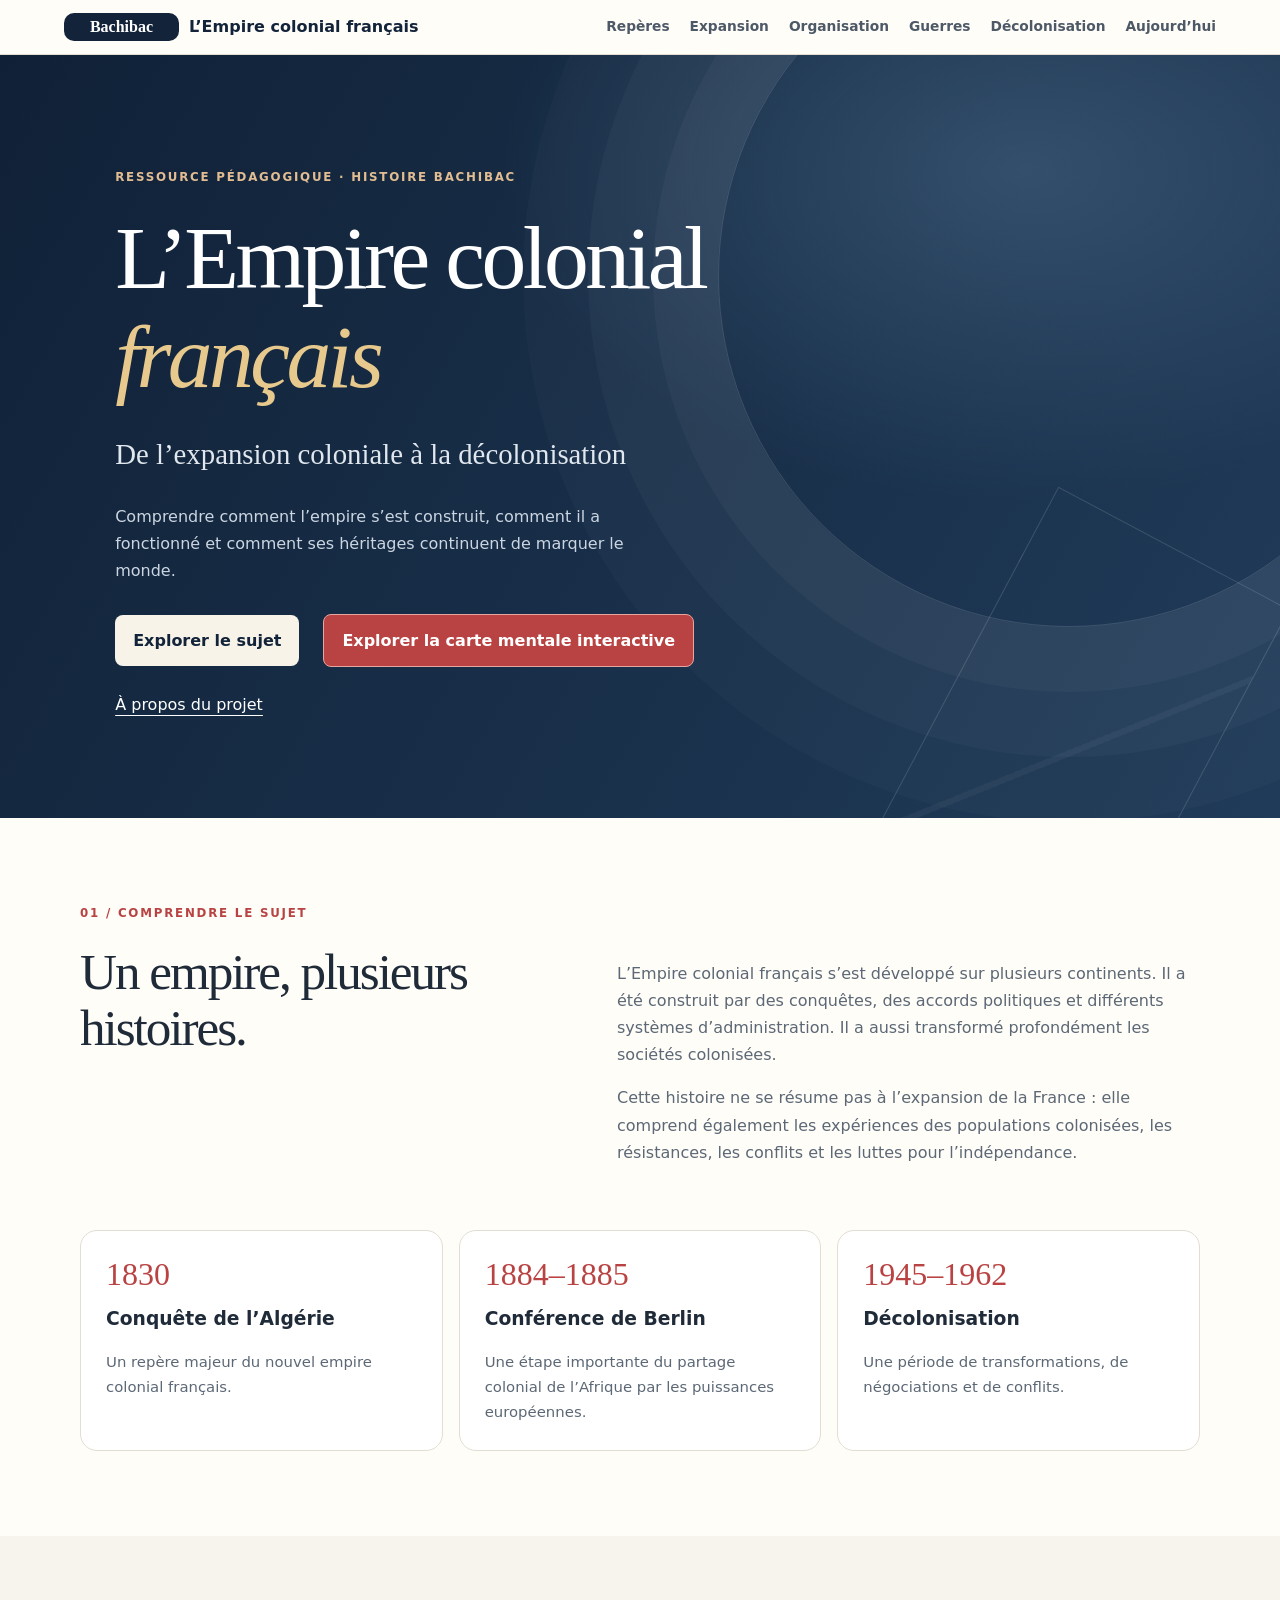
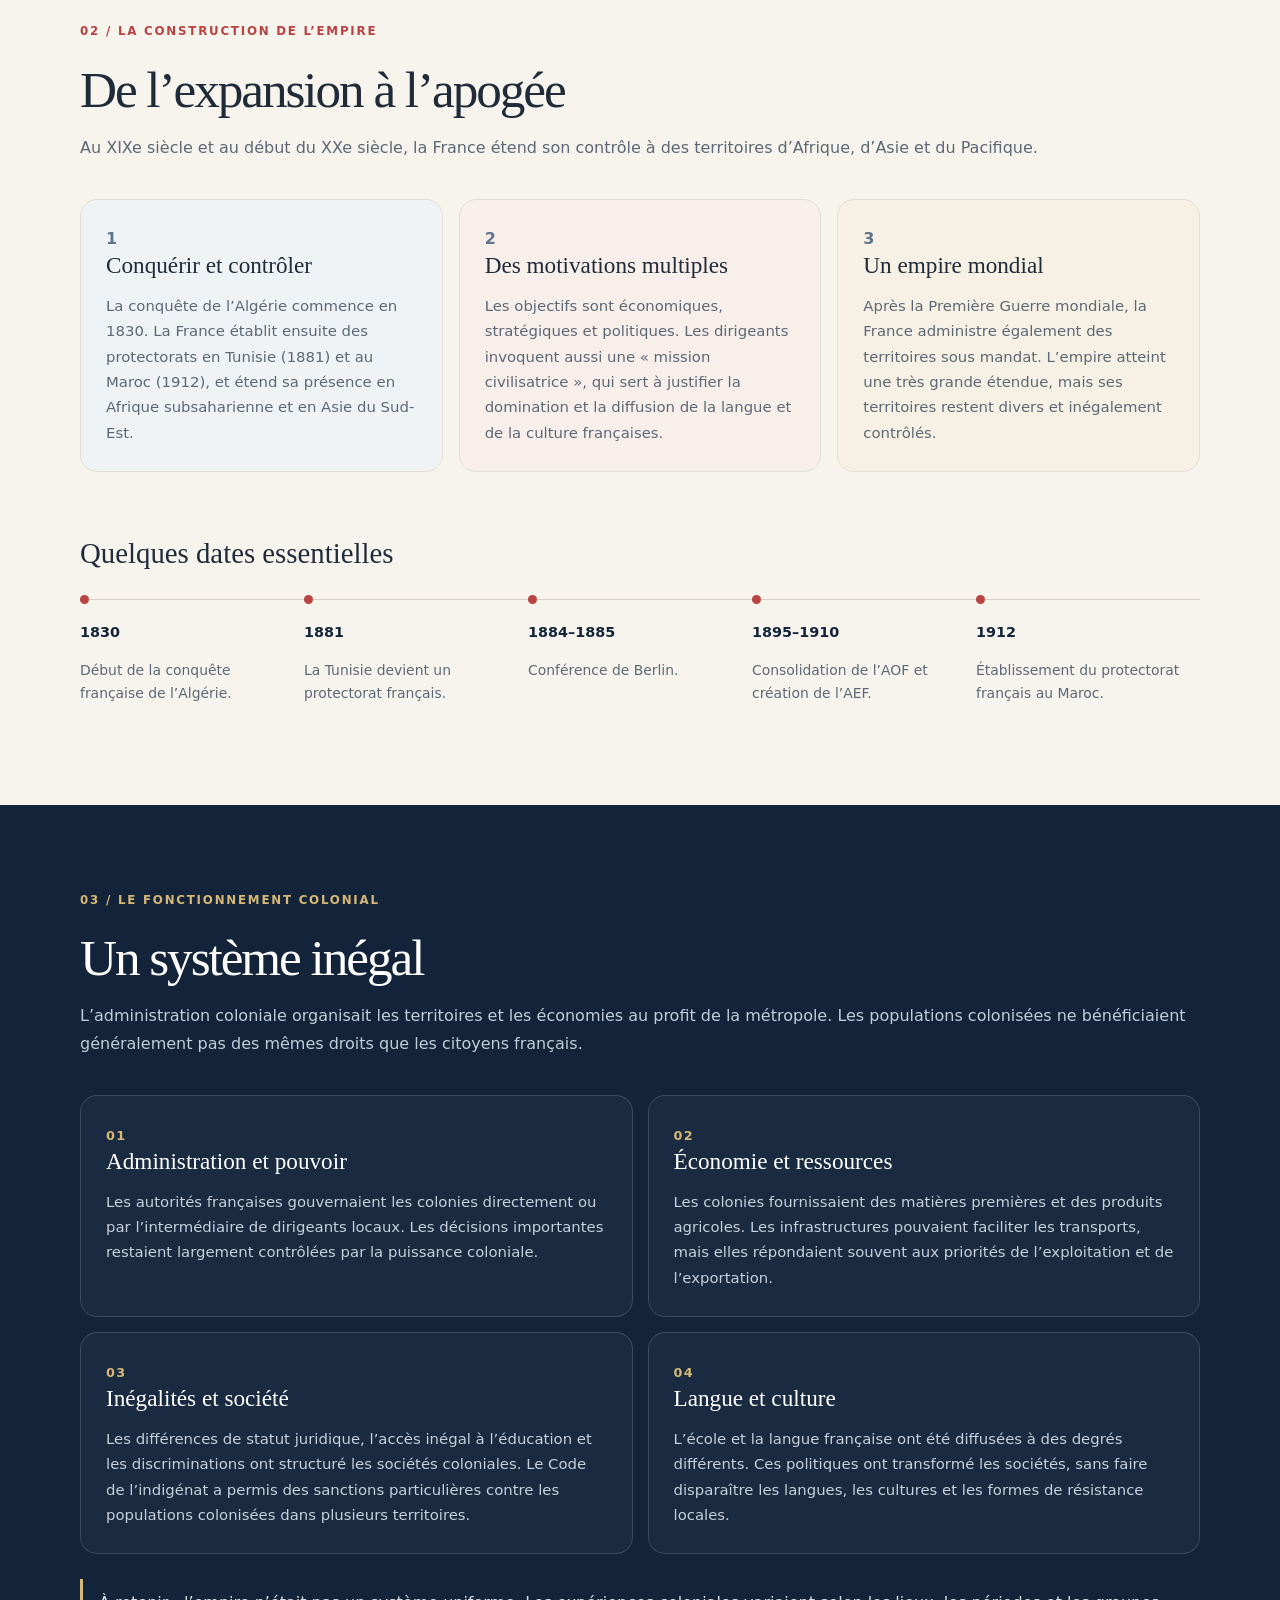
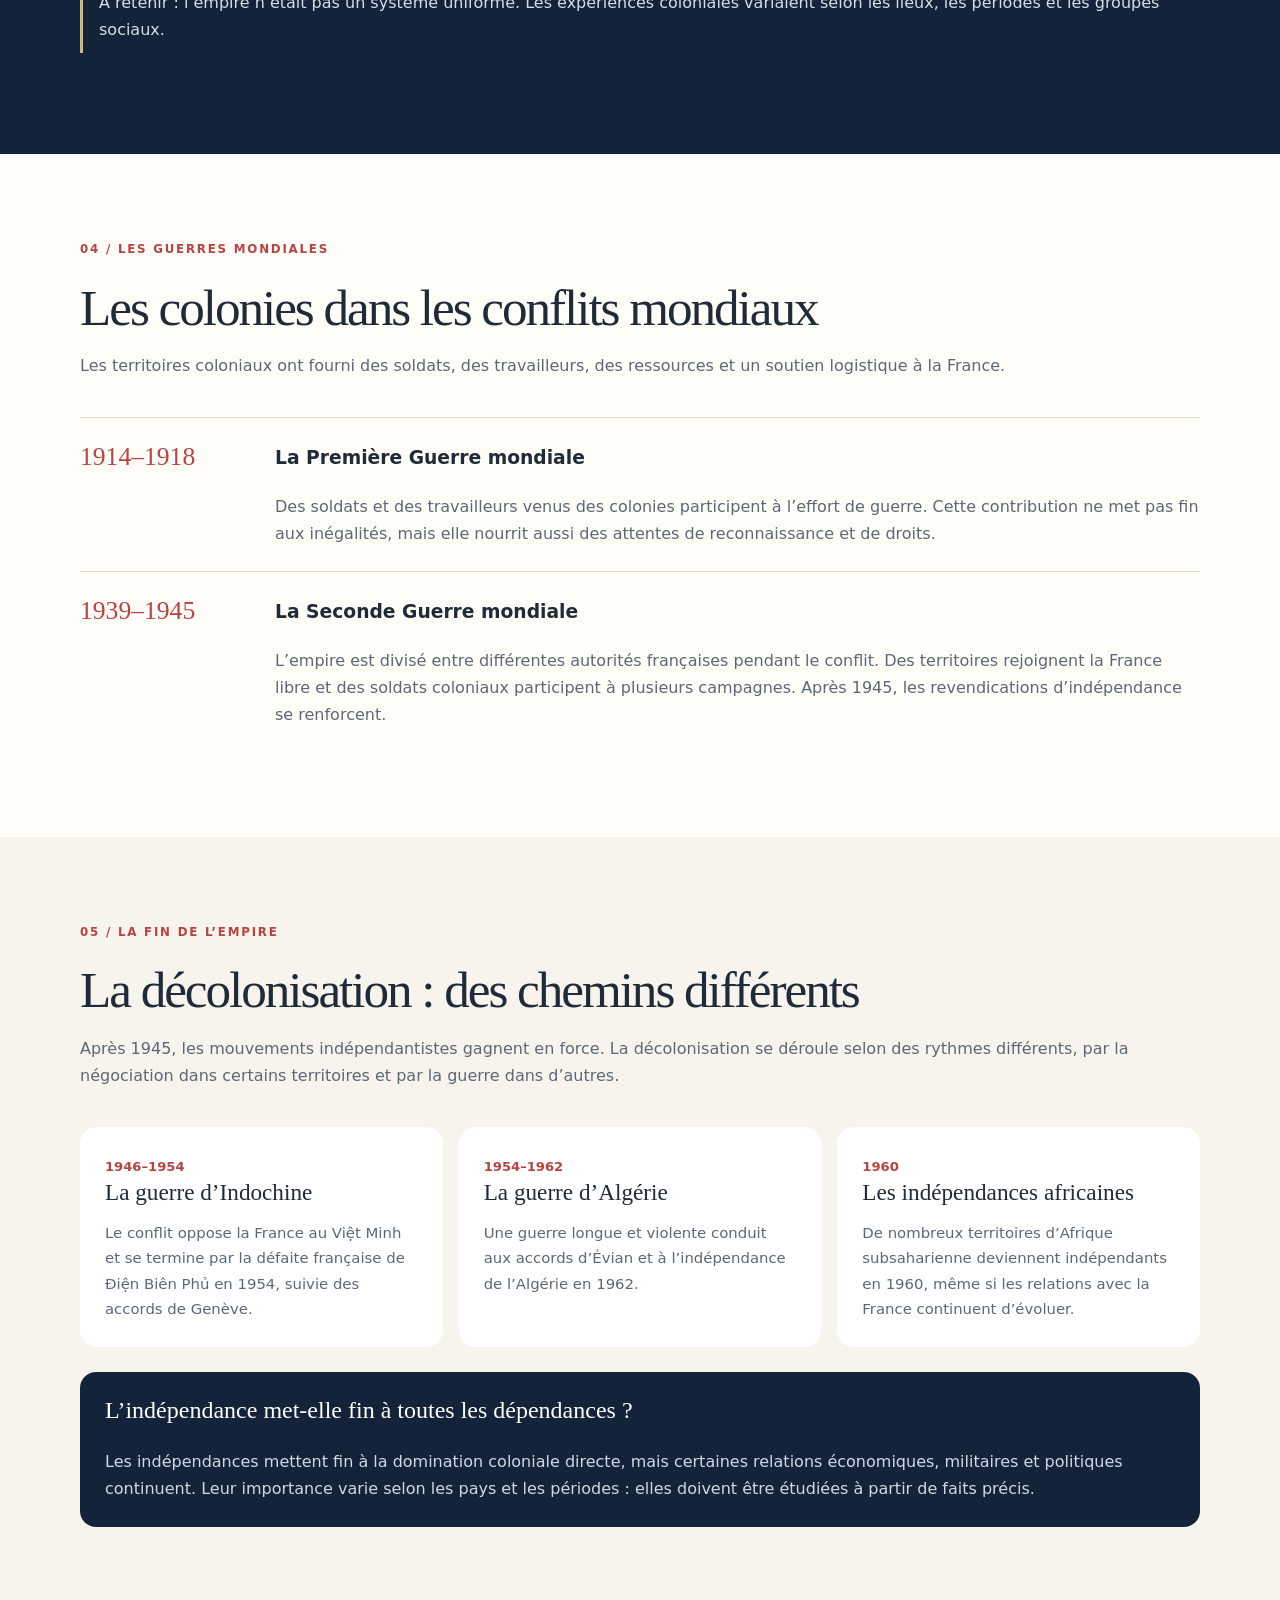
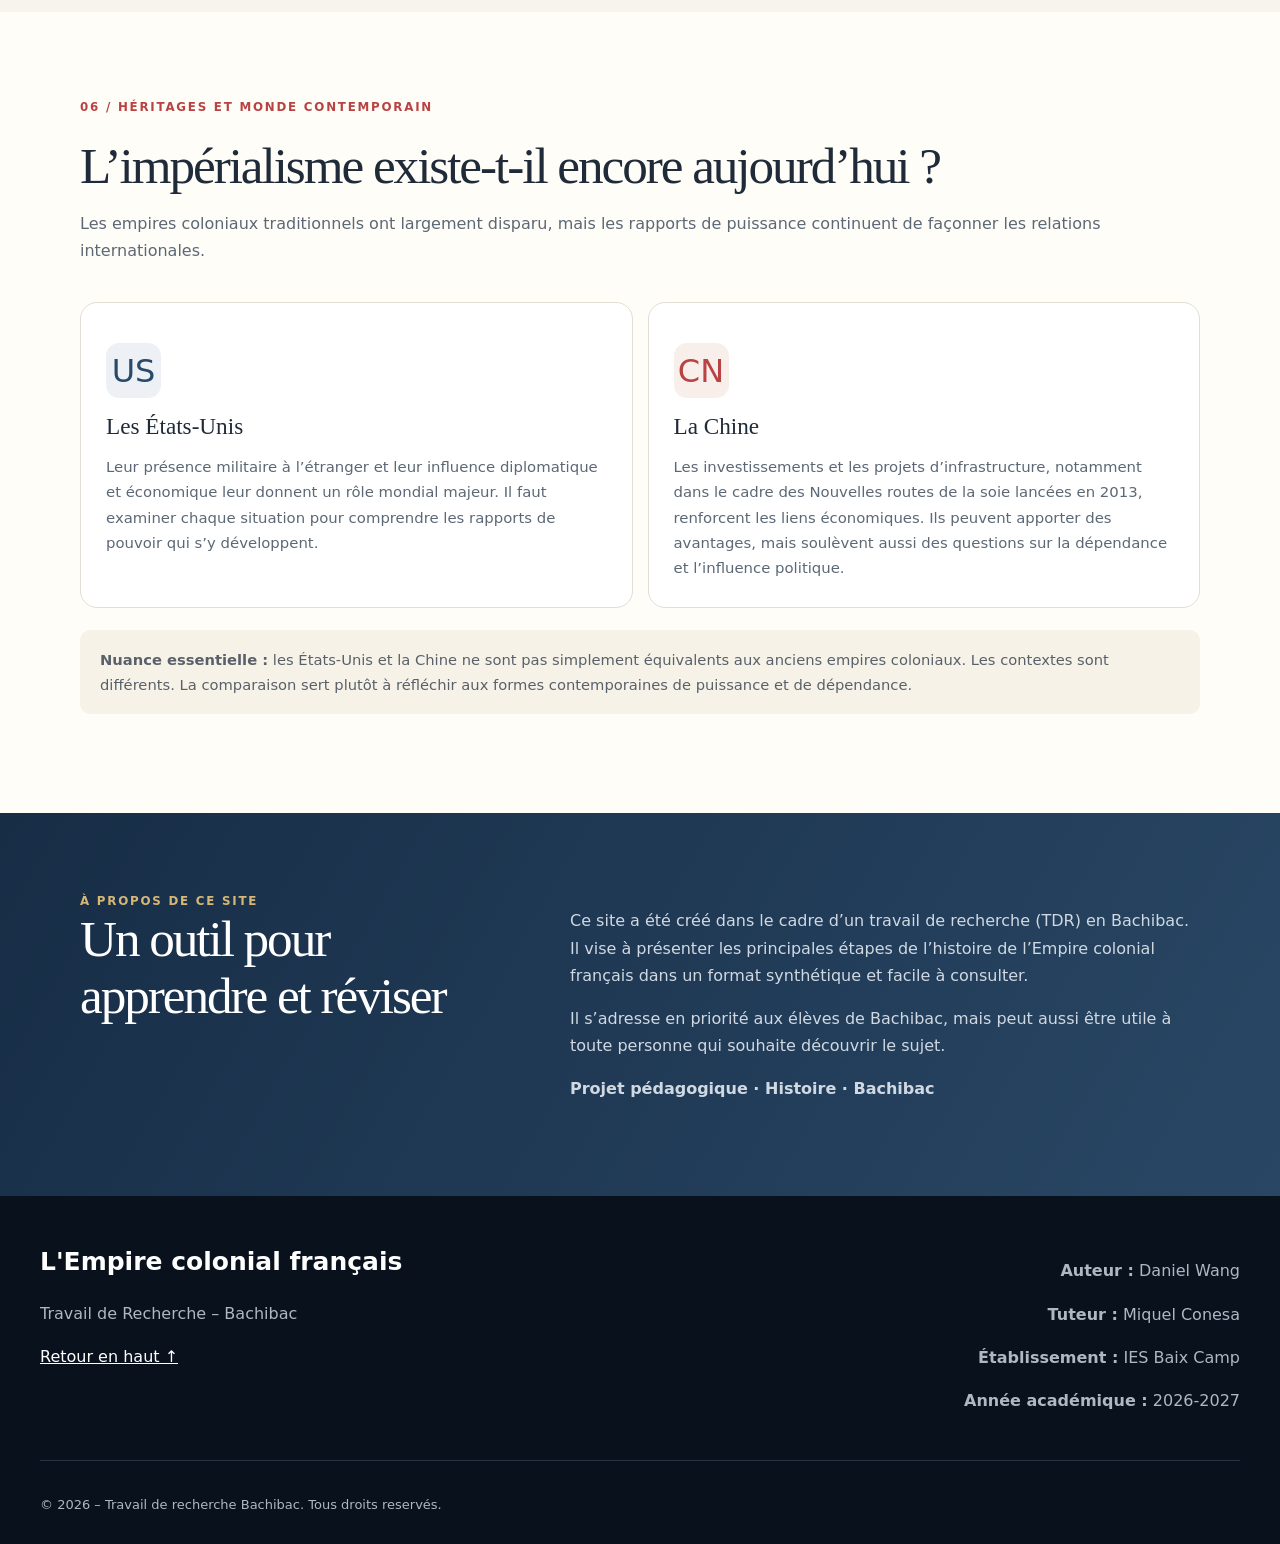
<file: index.html>
<!doctype html>
<html lang="fr">
<head>
  <meta charset="utf-8">
  <meta name="viewport" content="width=device-width, initial-scale=1">
  <meta name="description" content="Ressource pédagogique sur l’expansion, l’organisation et la décolonisation de l’Empire colonial français.">
  <title>L’Empire colonial français</title>
  <link rel="stylesheet" href="styles.css">
  <link rel="icon" href="favicon.png" type="image/png" />
</head>
<body>

<a class="skip" href="#contenu">Aller au contenu</a>

<header>
  <a class="brand" href="#accueil">
    <span class="mark">Bachibac</span>
    <span>L’Empire colonial français</span>
  </a>

  <button class="toggle" aria-expanded="false" aria-controls="nav">
    Menu ☰
  </button>

  <nav class="nav" id="nav" aria-label="Navigation principale">
    <a href="#reperes">Repères</a>
    <a href="#expansion">Expansion</a>
    <a href="#organisation">Organisation</a>
    <a href="#guerres">Guerres</a>
    <a href="#decolonisation">Décolonisation</a>
    <a href="#aujourdhui">Aujourd’hui</a>
  </nav>
</header>

<main id="contenu">

  <!-- ACCUEIL -->
  <section class="hero" id="accueil">
    <div class="hero-inner">
      <p class="eyebrow">Ressource pédagogique · Histoire BACHIBAC</p>

      <h1>L’Empire colonial <em>français</em></h1>

      <p class="subtitle">
        De l’expansion coloniale à la décolonisation
      </p>

      <p>
        Comprendre comment l’empire s’est construit, comment il a
        fonctionné et comment ses héritages continuent de marquer le monde.
      </p>

      <div class="actions">
        <a class="button" href="#reperes">Explorer le sujet</a>
        <a class="button button-mindmap" href="carte-mentale.html">Explorer la carte mentale interactive</a>
        <a class="plain" href="#projet">À propos du projet</a>
      </div>
    </div>
  </section>

  <!-- INTRODUCTION -->
  <section class="section wrap" id="reperes">
    <div class="kicker">01 / Comprendre le sujet</div>

    <div class="intro">
      <h2>Un empire, plusieurs histoires.</h2>

      <div>
        <p>
          L’Empire colonial français s’est développé sur plusieurs continents.
          Il a été construit par des conquêtes, des accords politiques et
          différents systèmes d’administration. Il a aussi transformé
          profondément les sociétés colonisées.
        </p>

        <p>
          Cette histoire ne se résume pas à l’expansion de la France :
          elle comprend également les expériences des populations colonisées,
          les résistances, les conflits et les luttes pour l’indépendance.
        </p>
      </div>
    </div>

    <div class="stats">
      <article class="stat">
        <b>1830</b>
        <h3>Conquête de l’Algérie</h3>
        <p>Un repère majeur du nouvel empire colonial français.</p>
      </article>

      <article class="stat">
        <b>1884–1885</b>
        <h3>Conférence de Berlin</h3>
        <p>
          Une étape importante du partage colonial de l’Afrique
          par les puissances européennes.
        </p>
      </article>

      <article class="stat">
        <b>1945–1962</b>
        <h3>Décolonisation</h3>
        <p>
          Une période de transformations, de négociations et de conflits.
        </p>
      </article>
    </div>
  </section>


  <!-- EXPANSION -->
  <section class="section pale" id="expansion">
    <div class="wrap">
    <div class="kicker">02 / La construction de l’empire</div>

    <div class="section-head">
      <h2>De l’expansion à l’apogée</h2>
      <p>
        Au XIXe siècle et au début du XXe siècle, la France étend son
        contrôle à des territoires d’Afrique, d’Asie et du Pacifique.
      </p>
    </div>

    <div class="cards">
      <article class="card">
        <span class="letter">1</span>
        <h3>Conquérir et contrôler</h3>
        <p>
          La conquête de l’Algérie commence en 1830. La France établit
          ensuite des protectorats en Tunisie (1881) et au Maroc (1912),
          et étend sa présence en Afrique subsaharienne et en Asie du Sud-Est.
        </p>
      </article>

      <article class="card">
        <span class="letter">2</span>
        <h3>Des motivations multiples</h3>
        <p>
          Les objectifs sont économiques, stratégiques et politiques.
          Les dirigeants invoquent aussi une « mission civilisatrice »,
          qui sert à justifier la domination et la diffusion de la langue
          et de la culture françaises.
        </p>
      </article>

      <article class="card">
        <span class="letter">3</span>
        <h3>Un empire mondial</h3>
        <p>
          Après la Première Guerre mondiale, la France administre également
          des territoires sous mandat. L’empire atteint une très grande
          étendue, mais ses territoires restent divers et inégalement contrôlés.
        </p>
      </article>
    </div>

    <h3 class="timeline-title">Quelques dates essentielles</h3>

    <div class="timeline">
      <article>
        <b>1830</b>
        <p>Début de la conquête française de l’Algérie.</p>
      </article>

      <article>
        <b>1881</b>
        <p>La Tunisie devient un protectorat français.</p>
      </article>

      <article>
        <b>1884–1885</b>
        <p>
          Conférence de Berlin.
        </p>
      </article>

      <article>
        <b>1895–1910</b>
        <p>Consolidation de l’AOF et création de l’AEF.</p>
      </article>

      <article>
        <b>1912</b>
        <p>Établissement du protectorat français au Maroc.</p>
      </article>
    </div>
        </div>

  </section>

  <!-- ORGANISATION COLONIALE -->
  <section class="section dark" id="organisation">
    <div class="wrap">
      <div class="kicker">03 / Le fonctionnement colonial</div>

      <div class="section-head">
        <h2>Un système inégal</h2>
        <p>
          L’administration coloniale organisait les territoires et les
          économies au profit de la métropole. Les populations colonisées
          ne bénéficiaient généralement pas des mêmes droits que les
          citoyens français.
        </p>
      </div>

      <div class="two">
        <article class="panel">
          <span class="num">01</span>
          <h3>Administration et pouvoir</h3>
          <p>
            Les autorités françaises gouvernaient les colonies directement
            ou par l’intermédiaire de dirigeants locaux. Les décisions
            importantes restaient largement contrôlées par la puissance coloniale.
          </p>
        </article>

        <article class="panel">
          <span class="num">02</span>
          <h3>Économie et ressources</h3>
          <p>
            Les colonies fournissaient des matières premières et des produits
            agricoles. Les infrastructures pouvaient faciliter les transports,
            mais elles répondaient souvent aux priorités de l’exploitation
            et de l’exportation.
          </p>
        </article>

        <article class="panel">
          <span class="num">03</span>
          <h3>Inégalités et société</h3>
          <p>
            Les différences de statut juridique, l’accès inégal à l’éducation
            et les discriminations ont structuré les sociétés coloniales.
            Le Code de l’indigénat a permis des sanctions particulières
            contre les populations colonisées dans plusieurs territoires.
          </p>
        </article>

        <article class="panel">
          <span class="num">04</span>
          <h3>Langue et culture</h3>
          <p>
            L’école et la langue française ont été diffusées à des degrés
            différents. Ces politiques ont transformé les sociétés, sans
            faire disparaître les langues, les cultures et les formes
            de résistance locales.
          </p>
        </article>
      </div>

      <p class="note">
        À retenir : l’empire n’était pas un système uniforme.
        Les expériences coloniales variaient selon les lieux,
        les périodes et les groupes sociaux.
      </p>
    </div>
  </section>

  <!-- GUERRES MONDIALES -->
  <section class="section wrap" id="guerres">
    <div class="kicker">04 / Les guerres mondiales</div>

    <div class="section-head">
      <h2>Les colonies dans les conflits mondiaux</h2>
      <p>
        Les territoires coloniaux ont fourni des soldats, des travailleurs,
        des ressources et un soutien logistique à la France.
      </p>
    </div>

    <article class="war">
      <time>1914–1918</time>
      <div>
        <h3>La Première Guerre mondiale</h3>
        <p>
          Des soldats et des travailleurs venus des colonies participent
          à l’effort de guerre. Cette contribution ne met pas fin aux
          inégalités, mais elle nourrit aussi des attentes de reconnaissance
          et de droits.
        </p>
      </div>
    </article>

    <article class="war">
      <time>1939–1945</time>
      <div>
        <h3>La Seconde Guerre mondiale</h3>
        <p>
          L’empire est divisé entre différentes autorités françaises pendant
          le conflit. Des territoires rejoignent la France libre et des
          soldats coloniaux participent à plusieurs campagnes. Après 1945,
          les revendications d’indépendance se renforcent.
        </p>
      </div>
    </article>
  </section>

  <!-- DÉCOLONISATION -->
  <section class="section pale" id="decolonisation">
    <div class="wrap">
      <div class="kicker">05 / La fin de l’empire</div>

      <div class="section-head">
        <h2>La décolonisation : des chemins différents</h2>
        <p>
          Après 1945, les mouvements indépendantistes gagnent en force.
          La décolonisation se déroule selon des rythmes différents,
          par la négociation dans certains territoires et par la guerre
          dans d’autres.
        </p>
      </div>

      <div class="three">
        <article class="ind-card">
          <time>1946–1954</time>
          <h3>La guerre d’Indochine</h3>
          <p>
            Le conflit oppose la France au Việt Minh et se termine par
            la défaite française de Điện Biên Phủ en 1954, suivie
            des accords de Genève.
          </p>
        </article>

        <article class="ind-card">
          <time>1954–1962</time>
          <h3>La guerre d’Algérie</h3>
          <p>
            Une guerre longue et violente conduit aux accords d’Évian
            et à l’indépendance de l’Algérie en 1962.
          </p>
        </article>

        <article class="ind-card">
          <time>1960</time>
          <h3>Les indépendances africaines</h3>
          <p>
            De nombreux territoires d’Afrique subsaharienne deviennent
            indépendants en 1960, même si les relations avec la France
            continuent d’évoluer.
          </p>
        </article>
      </div>

      <div class="quote">
        <h3>L’indépendance met-elle fin à toutes les dépendances ?</h3>
        <p>
          Les indépendances mettent fin à la domination coloniale directe,
          mais certaines relations économiques, militaires et politiques
          continuent. Leur importance varie selon les pays et les périodes :
          elles doivent être étudiées à partir de faits précis.
        </p>
      </div>
    </div>
  </section>

  <!-- IMPÉRIALISME CONTEMPORAIN -->
  <section class="section wrap" id="aujourdhui">
    <div class="kicker">06 / Héritages et monde contemporain</div>

    <div class="section-head">
      <h2>L’impérialisme existe-t-il encore aujourd’hui ?</h2>
      <p>
        Les empires coloniaux traditionnels ont largement disparu,
        mais les rapports de puissance continuent de façonner
        les relations internationales.
      </p>
    </div>

    <div class="two">
      <article class="present-card">
        <div class="symbol">US</div>
        <h3>Les États-Unis</h3>
        <p>
          Leur présence militaire à l’étranger et leur influence diplomatique
          et économique leur donnent un rôle mondial majeur. Il faut examiner
          chaque situation pour comprendre les rapports de pouvoir
          qui s’y développent.
        </p>
      </article>

      <article class="present-card">
        <div class="symbol">CN</div>
        <h3>La Chine</h3>
        <p>
          Les investissements et les projets d’infrastructure, notamment
          dans le cadre des Nouvelles routes de la soie lancées en 2013,
          renforcent les liens économiques. Ils peuvent apporter des avantages,
          mais soulèvent aussi des questions sur la dépendance et l’influence
          politique.
        </p>
      </article>
    </div>

    <p class="caution">
      <strong>Nuance essentielle :</strong> les États-Unis et la Chine
      ne sont pas simplement équivalents aux anciens empires coloniaux.
      Les contextes sont différents. La comparaison sert plutôt à réfléchir
      aux formes contemporaines de puissance et de dépendance.
    </p>
  </section>

  <!-- PRÉSENTATION DU PROJET -->
  <section class="project" id="projet">
    <div class="wrap project-layout">
      <div>
        <div class="kicker">À propos de ce site</div>
        <h2>Un outil pour apprendre et réviser</h2>
      </div>

      <div>
        <p>
          Ce site a été créé dans le cadre d’un travail de recherche (TDR)
          en Bachibac. Il vise à présenter les principales étapes de l’histoire
          de l’Empire colonial français dans un format synthétique
          et facile à consulter.
        </p>

        <p>
          Il s’adresse en priorité aux élèves de Bachibac, mais peut aussi
          être utile à toute personne qui souhaite découvrir le sujet.
        </p>

        <p><strong>Projet pédagogique · Histoire · Bachibac</strong></p>
      </div>
    </div>
  </section>

</main>
   <!-- Pied de page -->

    <footer class="footer">
      <div class="footer-content">
        <div class="footer-title">
          <h3>L'Empire colonial français</h3>
          <p>Travail de Recherche – Bachibac</p>
            <a href="#accueil">Retour en haut ↑</a>
        </div>
        <div class="footer-information">
          <p><strong>Auteur :</strong> Daniel Wang</p>
          <p><strong>Tuteur :</strong> Miquel Conesa</p>
          <p><strong>Établissement :</strong> IES Baix Camp</p>
          <p><strong>Année académique :</strong> 2026-2027</p>
        </div>
      </div>

      <div class="footer-bottom">
        <p>© 2026 – Travail de recherche Bachibac. Tous droits reservés.</p>
      </div>
    </footer>

<script src="script.js" defer></script>
</body>
</html>
</file>
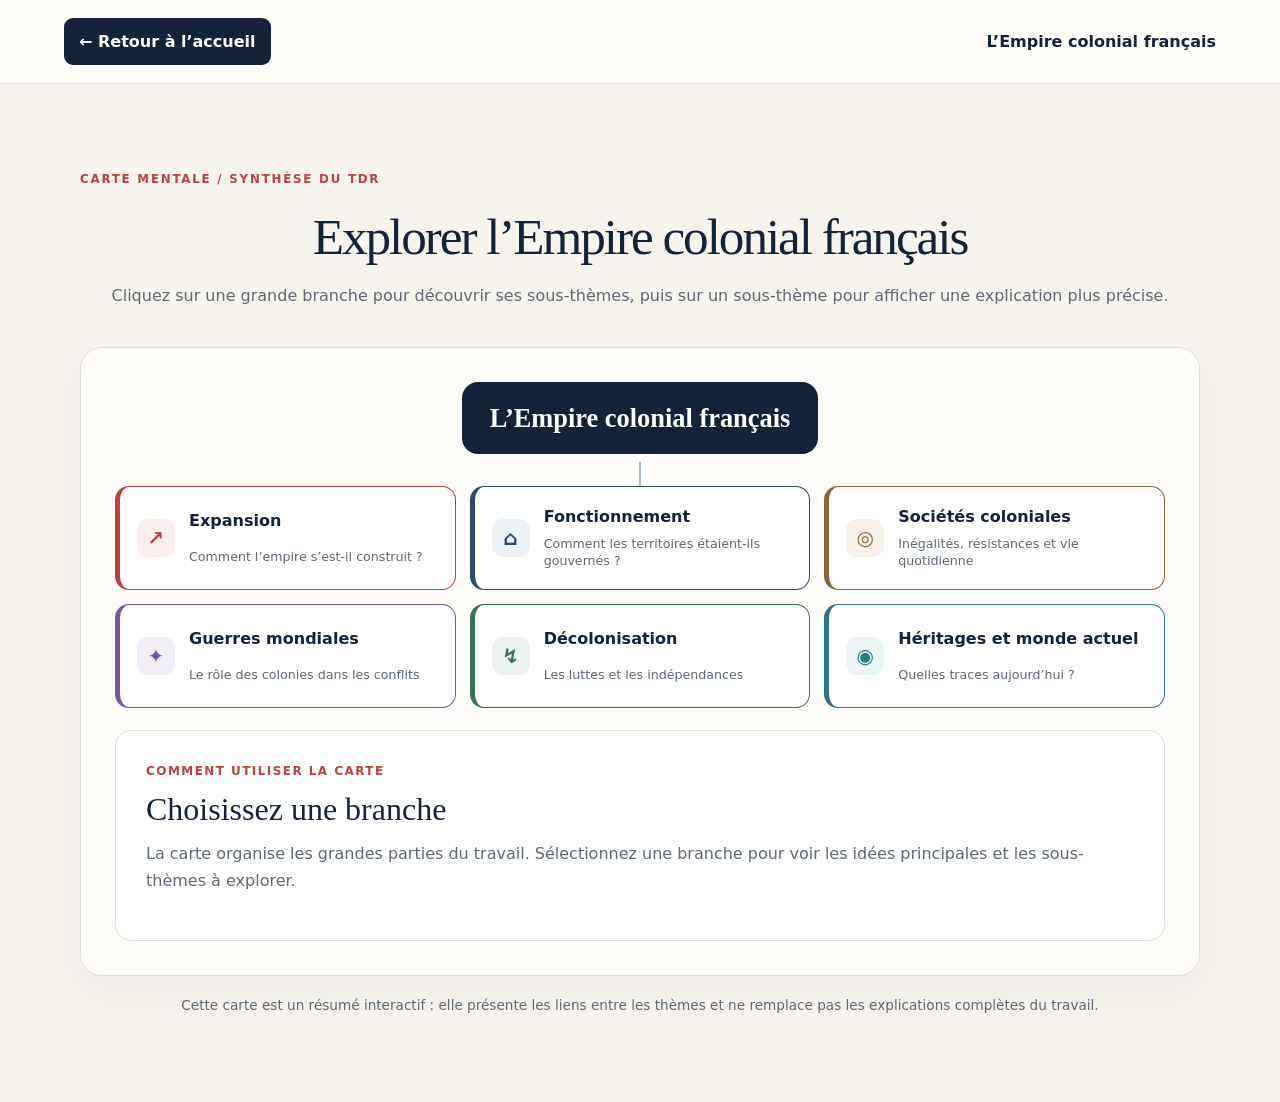
<file: carte-mentale.html>
<!doctype html>
<html lang="fr">
<head>
  <meta charset="utf-8">
  <meta name="viewport" content="width=device-width, initial-scale=1">
  <meta name="description" content="Carte mentale interactive de l’Empire colonial français.">
  <title>Carte mentale interactive — L’Empire colonial français</title>
  <link rel="stylesheet" href="styles.css">
  <link rel="icon" href="favicon.png" type="image/png">
</head>
<body class="mindmap-page">
  <header class="mindmap-topbar">
    <a class="mindmap-back" href="index.html">← Retour à l’accueil</a>
    <span class="mindmap-topbar-title">L’Empire colonial français</span>
  </header>
  <main class="mindmap-main">
    <section class="section wrap" id="carte-mentale">
    <div class="kicker">Carte mentale / Synthèse du TDR</div>
    <div class="section-head mindmap-heading">
      <div>
        <h2>Explorer l’Empire colonial français</h2>
        <p>Cliquez sur une grande branche pour découvrir ses sous-thèmes, puis sur un sous-thème pour afficher une explication plus précise.</p>
      </div>
    </div>

    <div class="mindmap-board" aria-label="Carte mentale interactive de l’Empire colonial français">
      <div class="mindmap-root-wrap"><div class="mindmap-root">L’Empire colonial français</div></div>
      <div class="mindmap-branches" id="mindmap-branches">
        <button class="mindmap-branch branch-expansion" type="button" data-branch="expansion" aria-expanded="false"><span class="branch-icon">↗</span><span>Expansion</span><small>Comment l’empire s’est-il construit ?</small></button>
        <button class="mindmap-branch branch-organisation" type="button" data-branch="organisation" aria-expanded="false"><span class="branch-icon">⌂</span><span>Fonctionnement</span><small>Comment les territoires étaient-ils gouvernés ?</small></button>
        <button class="mindmap-branch branch-societes" type="button" data-branch="societes" aria-expanded="false"><span class="branch-icon">◎</span><span>Sociétés coloniales</span><small>Inégalités, résistances et vie quotidienne</small></button>
        <button class="mindmap-branch branch-guerres" type="button" data-branch="guerres" aria-expanded="false"><span class="branch-icon">✦</span><span>Guerres mondiales</span><small>Le rôle des colonies dans les conflits</small></button>
        <button class="mindmap-branch branch-decolonisation" type="button" data-branch="decolonisation" aria-expanded="false"><span class="branch-icon">↯</span><span>Décolonisation</span><small>Les luttes et les indépendances</small></button>
        <button class="mindmap-branch branch-aujourdhui" type="button" data-branch="aujourdhui" aria-expanded="false"><span class="branch-icon">◉</span><span>Héritages et monde actuel</span><small>Quelles traces aujourd’hui ?</small></button>
      </div>
      <div class="mindmap-detail" id="mindmap-detail" aria-live="polite">
        <p class="mindmap-detail-label">Comment utiliser la carte</p>
        <h3>Choisissez une branche</h3>
        <p>La carte organise les grandes parties du travail. Sélectionnez une branche pour voir les idées principales et les sous-thèmes à explorer.</p>
      </div>
    </div>
    <p class="mindmap-note">Cette carte est un résumé interactif : elle présente les liens entre les thèmes et ne remplace pas les explications complètes du travail.</p>
  </section>
  </main>
  <script src="script.js" defer></script>
</body>
</html>
</file>
<file: styles.css>
:root {
  --navy: #13243a;
  --blue: #294b6b;
  --red: #b94343;
  --cream: #f7f4ed;
  --ink: #202b39;
  --muted: #5c6875;
  --line: #e3ded4;
  --gold: #d6b775;
}

* {
  box-sizing: border-box;
}

html {
  scroll-behavior: smooth;
  scroll-padding-top: 85px;
}

body {
  margin: 0;
  background: #fffdf8;
  color: var(--ink);
  font: 16px/1.7 system-ui, -apple-system, "Segoe UI", sans-serif;
}

a {
  color: inherit;
}

.skip {
  position: absolute;
  left: -999px;
}

.skip:focus {
  left: 12px;
  top: 12px;
  background: white;
  padding: 8px;
  z-index: 9;
}

/* NAVIGATION */

header {
  position: sticky;
  top: 0;
  z-index: 5;
  background: #fffdf8ed;
  backdrop-filter: blur(12px);
  border-bottom: 1px solid var(--line);
  padding: 13px clamp(18px, 5vw, 72px);
  display: flex;
  justify-content: space-between;
  align-items: center;
  gap: 20px;
}

.brand {
  display: flex;
  gap: 10px;
  align-items: center;
  text-decoration: none;
  font-weight: 800;
  color: var(--navy);
}

.mark {
  display: grid;
  place-items: center;
  background: var(--navy);
  color: white;
  border-radius: 10px;
  width: 115px;
  height: 28px;
  font-family: Georgia, serif;
}

.nav {
  display: flex;
  gap: 20px;
}

.nav a {
  text-decoration: none;
  font-size: 0.86rem;
  font-weight: 650;
  color: #4d5967;
}

.nav a:hover {
  color: var(--red);
}

.toggle {
  display: none;
  background: white;
  border: 1px solid var(--line);
  padding: 8px 12px;
  border-radius: 8px;
}

/* HERO / ACCUEIL */

.hero {
  position: relative;
  overflow: hidden;
  padding: 100px clamp(24px, 9vw, 140px);
  min-height: 590px;
  display: flex;
  align-items: center;
  background:
    radial-gradient(ellipse at 80% 15%, #49698788, transparent 36%),
    linear-gradient(120deg, #102137, #203b59);
  color: white;
}

.hero:before {
  content: "";
  position: absolute;
  width: 700px;
  aspect-ratio: 1;
  border: 1px solid #ffffff24;
  border-radius: 50%;
  right: -140px;
  top: -130px;
  box-shadow:
    0 0 0 65px #ffffff08,
    0 0 0 130px #ffffff07,
    0 0 0 195px #ffffff05;
}

.hero:after {
  content: "";
  position: absolute;
  right: 10%;
  bottom: -45%;
  height: 650px;
  width: 260px;
  transform: rotate(28deg);
  border: 1px solid #ffffff24;
  background: linear-gradient(
    130deg,
    transparent 40%,
    #ffffff0b 40% 41%,
    transparent 41%
  );
}

.hero-inner {
  position: relative;
  z-index: 1;
  max-width: 750px;
}

.eyebrow,
.kicker {
  font-size: 0.74rem;
  font-weight: 800;
  text-transform: uppercase;
  letter-spacing: 0.15em;
  color: var(--red);
}

.hero .eyebrow {
  color: #e2bd92;
}

h1,
h2,
h3 {
  margin-top: 0;
}

h1,
h2 {
  font-family: Georgia, "Times New Roman", serif;
  font-weight: 500;
  letter-spacing: -0.04em;
  line-height: 1.1;
}

h1 {
  font-size: clamp(3rem, 7vw, 6.3rem);
  margin: 22px 0;
}

h1 em {
  color: #e7c98d;
  font-weight: 400;
}

.subtitle {
  font: clamp(1.25rem, 2.5vw, 1.8rem)/1.35 Georgia, serif;
  color: #e0e7ee;
}

.hero p:not(.eyebrow):not(.subtitle) {
  max-width: 570px;
  color: #cbd6e2;
}

.actions {
  display: flex;
  gap: 24px;
  align-items: center;
  flex-wrap: wrap;
  margin-top: 30px;
}

.button {
  display: inline-block;
  padding: 12px 18px;
  border-radius: 8px;
  text-decoration: none;
  font-weight: 750;
  background: #f8f3e8;
  color: var(--navy);
}

.actions .plain {
  color: white;
  text-underline-offset: 5px;
}

/* SECTIONS */

.wrap {
  width: min(1120px, calc(100% - 40px));
  margin: auto;
}

.section {
  padding: 85px 0;
}

.intro {
  display: grid;
  grid-template-columns: 0.9fr 1.1fr;
  gap: 60px;
  margin: 20px 0 48px;
}

.intro p,
.lead {
  color: var(--muted);
}

h2 {
  font-size: clamp(2.1rem, 4vw, 3.4rem);
  margin-bottom: 18px;
}

.section-head {
  display: block;
  margin: 20px 0 38px;
}
.section-head h2 {
  margin-bottom: 12px;
}

.section-head p {
  color: var(--muted);
  margin-bottom: 5px;
}

/* DATE CARDS */

.stats,
.cards,
.three {
  display: grid;
  grid-template-columns: repeat(3, 1fr);
  gap: 16px;
}

.stat,
.card,
.panel,
.ind-card,
.present-card {
  padding: 25px;
  border: 1px solid var(--line);
  border-radius: 17px;
  background: white;
}

.stat b {
  display: block;
  font: 2rem Georgia, serif;
  color: var(--red);
}

.stat h3 {
  margin: 10px 0 5px;
}

.stat p,
.card p,
.panel p,
.ind-card p,
.present-card p {
  color: var(--muted);
  font-size: 0.93rem;
  margin-bottom: 0;
}

/* EXPANSION */

.card {
  background: #f0f3f6;
  min-height: 265px;
}

.card:nth-child(2) {
  background: #f8efeb;
}

.card:nth-child(3) {
  background: #f6f1e4;
}

.letter {
  font-size: 1rem;
  color: #62748a;
  font-weight: 800;
  letter-spacing: 0.13em;
}

.symbol {
  font-size: 2rem;
  color: var(--blue);
  margin: 15px 0;
}

.card h3,
.panel h3,
.ind-card h3,
.present-card h3 {
  font: 500 1.45rem Georgia, serif;
  margin-bottom: 10px;
}

.timeline-title {
  font: 500 1.8rem Georgia, serif;
  margin-top: 65px;
}

.timeline {
  display: grid;
  grid-template-columns: repeat(5, 1fr);
  border-top: 1px solid #d6d0c6;
  margin-top: 25px;
}

.timeline article {
  position: relative;
  padding: 18px 15px 0 0;
}

.timeline article:before {
  content: "";
  position: absolute;
  top: -5px;
  left: 0;
  width: 9px;
  height: 9px;
  border-radius: 50%;
  background: var(--red);
}

.timeline b {
  font-size: 0.9rem;
  color: var(--navy);
}

.timeline p {
  font-size: 0.87rem;
  color: var(--muted);
}

/* SECTION SOMBRE */

.dark {
  background: var(--navy);
  color: white;
}

.dark .section-head p {
  color: #c1ceda;
}

.dark .kicker,
.project .kicker {
  color: var(--gold);
}

.two {
  display: grid;
  grid-template-columns: repeat(2, 1fr);
  gap: 15px;
}

.panel {
  background: #ffffff08;
  border-color: #ffffff25;
}

.panel p {
  color: #c6d1dd;
}

.panel .num {
  font-size: 0.8rem;
  letter-spacing: 0.1em;
  color: var(--gold);
  font-weight: 800;
}

.note {
  border-left: 3px solid var(--gold);
  padding: 10px 16px;
  color: #d4dee7;
  margin-top: 25px;
}

/* GUERRES MONDIALES */

.war {
  display: grid;
  grid-template-columns: 170px 1fr;
  gap: 25px;
  padding: 24px 0;
  border-top: 1px solid var(--line);
}

.war time {
  font: 1.6rem Georgia, serif;
  color: var(--red);
}

.war p {
  color: var(--muted);
  margin: 0;
}

/* DÉCOLONISATION */

.pale {
  background: var(--cream);
}

.ind-card {
  border: 0;
}

.ind-card time {
  font-size: 0.82rem;
  color: var(--red);
  font-weight: 800;
}

.quote {
  margin-top: 25px;
  padding: 25px;
  background: var(--navy);
  color: white;
  border-radius: 16px;
}

.quote h3 {
  font: 500 1.5rem Georgia, serif;
}

.quote p {
  color: #d0d9e2;
  margin: 0;
}

/* MONDE CONTEMPORAIN */

.present-card .symbol {
  display: grid;
  place-items: center;
  width: 55px;
  height: 55px;
  border-radius: 13px;
  background: #edf1f5;
}

.present-card:nth-child(2) .symbol {
  background: #f8efeb;
  color: var(--red);
}

.caution {
  padding: 17px 20px;
  background: #f7f2e7;
  border-radius: 10px;
  color: #58616a;
  margin-top: 22px;
  font-size: 0.92rem;
}

/* PRÉSENTATION DU PROJET */

.project {
  padding: 78px 0;
  background: linear-gradient(120deg, #172d46, #294765);
  color: white;
}

.project-layout {
  display: grid;
  grid-template-columns: 0.8fr 1.2fr;
  gap: 70px;
}

.project p {
  color: #d0d9e2;
}


/* PIED DE PAGE */

.footer {
  padding: 45px 20px 15px;

  background: #09111d;

  color: white;
}

.footer-content {
  max-width: 1200px;

  margin: auto;

  padding-bottom: 30px;

  display: flex;

  justify-content: space-between;

  gap: 50px;
}

.footer h3 {
  margin-bottom: 10px;

  font-size: 25px;
}

.footer p {
  color: #aeb7c2;
}

.footer-bottom {
  max-width: 1200px;

  margin: auto;

  padding-top: 20px;

  border-top: 1px solid #273443;

  font-size: 13px;
}
.footer-title,
.footer-question,
.footer-information {
  flex: 1;
}

.footer-information {
  text-align: right;
}

/* TABLETTES */

@media (max-width: 850px) {
  .nav {
    gap: 10px;
  }

  .nav a {
    font-size: 0.77rem;
  }

  .intro,
  .section-head,
  .project-layout {
    grid-template-columns: 1fr;
    gap: 20px;
  }

  .timeline {
    grid-template-columns: repeat(3, 1fr);
    row-gap: 15px;
  }
}

/* TÉLÉPHONES */

@media (max-width: 680px) {
  header {
    flex-wrap: wrap;
  }

  .toggle {
    display: block;
  }

  .nav {
    display: none;
    flex-direction: column;
    flex-basis: 100%;
    gap: 0;
  }

  .nav.open {
    display: flex;
  }

  .nav a {
    padding: 10px 0;
    border-top: 1px solid var(--line);
    font-size: 0.95rem;
  }

  .hero {
    padding: 75px 24px;
    min-height: 550px;
  }

  .hero:before {
    right: -80%;
    width: 130vw;
  }

  .section {
    padding: 65px 0;
  }

  .stats,
  .cards,
  .three,
  .two {
    grid-template-columns: 1fr;
  }

  .timeline {
    grid-template-columns: 1fr;
    border-top: 0;
    border-left: 1px solid #d6d0c6;
    margin-left: 4px;
  }

  .timeline article {
    padding: 0 0 17px 22px;
  }

  .timeline article:before {
    top: 7px;
    left: -5px;
  }

  .war {
    grid-template-columns: 1fr;
    gap: 4px;
  }

  .project-layout {
    gap: 10px;
  }

  .source {
    grid-template-columns: 1fr 20px;
    gap: 5px 12px;
  }

  .source small,
  .source strong {
    grid-column: 1;
  }

  .source span:last-child {
    grid-column: 2;
    grid-row: 1 / 3;
  }
}

/* ACCESSIBILITÉ */

@media (prefers-reduced-motion: reduce) {
  html {
    scroll-behavior: auto;
  }
}


/* CARTE INTERACTIVE */
.map-heading {
  display: block;
}

.map-filters {
  display: flex;
  flex-wrap: wrap;
  gap: 9px;
  margin: 24px 0 18px;
}

.map-filter {
  appearance: none;
  border: 1px solid var(--line);
  background: #fffdf8;
  color: var(--navy);
  padding: 9px 14px;
  border-radius: 999px;
  font: inherit;
  font-size: 0.85rem;
  font-weight: 700;
  cursor: pointer;
  transition: background 0.2s ease, color 0.2s ease, border-color 0.2s ease;
}

.map-filter:hover,
.map-filter.active {
  background: var(--navy);
  border-color: var(--navy);
  color: white;
}

.map-layout {
  display: grid;
  grid-template-columns: minmax(0, 1.7fr) minmax(245px, 0.8fr);
  border: 1px solid var(--line);
  border-radius: 18px;
  overflow: hidden;
  background: white;
  box-shadow: 0 12px 35px #13243a0c;
}

#empire-map {
  width: 100%;
  min-height: 520px;
  background: #e9eef0;
  z-index: 1;
}

.map-info {
  padding: 25px;
  border-left: 1px solid var(--line);
}

.map-info-label {
  color: var(--red);
  text-transform: uppercase;
  font-size: 0.72rem;
  letter-spacing: 0.12em;
  font-weight: 800;
}

.map-info h3 {
  font: 500 1.6rem/1.2 Georgia, serif;
  color: var(--navy);
}

.map-info > p:not(.map-info-label) {
  color: var(--muted);
  font-size: 0.9rem;
}

.map-key {
  display: grid;
  gap: 11px;
  margin-top: 24px;
  font-size: 0.84rem;
  color: var(--ink);
}

.map-key span {
  display: flex;
  align-items: center;
  gap: 10px;
}

.key-dot {
  display: inline-block;
  width: 11px;
  height: 11px;
  border-radius: 50%;
  flex: 0 0 11px;
}

.key-dot.expansion { background: #b94343; }
.key-dot.organisation { background: #294b6b; }
.key-dot.guerres { background: #b78328; }
.key-dot.decolonisation { background: #35745b; }
.key-dot.contemporain { background: #7654a5; }

.map-hint {
  margin-top: 24px;
  padding-top: 16px;
  border-top: 1px solid var(--line);
  font-size: 0.8rem !important;
}

.map-attribution {
  color: var(--muted);
  font-size: 0.75rem;
  text-align: right;
  margin-top: 9px;
}

.map-attribution a {
  text-underline-offset: 2px;
}

.leaflet-popup-content-wrapper {
  border-radius: 10px;
}

.map-popup {
  min-width: 180px;
  max-width: 240px;
}

.map-popup .popup-date {
  display: inline-block;
  color: var(--red);
  font-weight: 800;
  font-size: 0.75rem;
  margin-bottom: 5px;
}

.map-popup h3 {
  font: 600 1.05rem/1.25 Georgia, serif;
  margin: 0 0 7px;
  color: var(--navy);
}

.map-popup p {
  font: 0.85rem/1.45 system-ui, sans-serif;
  margin: 0;
  color: #4d5967;
}

.custom-map-marker {
  width: 16px;
  height: 16px;
  border: 2px solid white;
  border-radius: 50%;
  box-shadow: 0 1px 5px #0005;
}

@media (max-width: 850px) {
  .map-layout {
    grid-template-columns: 1fr;
  }

  #empire-map {
    min-height: 420px;
  }

  .map-info {
    border-left: 0;
    border-top: 1px solid var(--line);
  }

  .map-key {
    grid-template-columns: repeat(2, minmax(0, 1fr));
  }
}

@media (max-width: 680px) {
  #empire-map {
    min-height: 360px;
  }

  .map-filters {
    gap: 7px;
  }

  .map-filter {
    padding: 8px 11px;
    font-size: 0.8rem;
  }

  .map-info {
    padding: 20px;
  }

  .map-key {
    grid-template-columns: 1fr;
  }
}

/* Styles de la carte mentale */
.button-mindmap{background:#b94343;color:#fff!important;border:1px solid #e7a4a0}
.button-mindmap:hover{background:#9f3438}
.mindmap-page{min-height:100vh;background:#f7f4ed}
.mindmap-topbar{display:flex;align-items:center;justify-content:space-between;gap:18px;padding:18px clamp(18px,5vw,72px);background:#fffdf8;border-bottom:1px solid var(--line)}
.mindmap-back{display:inline-flex;padding:10px 15px;border-radius:9px;background:var(--navy);color:#fff;font-weight:750;text-decoration:none}
.mindmap-back:hover{background:var(--blue)}
.mindmap-topbar-title{color:var(--navy);font-weight:800}
.mindmap-heading{text-align:center}.mindmap-heading h2{color:var(--navy)}
.mindmap-board{padding:clamp(18px,3vw,34px);border:1px solid #e2ddd3;border-radius:22px;background:#fffdf9;box-shadow:0 16px 42px #13243a0c}
.mindmap-root-wrap{display:flex;justify-content:center;position:relative;padding-bottom:32px}
.mindmap-root-wrap:after{content:"";position:absolute;height:24px;width:2px;background:#aab7c4;bottom:0}
.mindmap-root{padding:19px 28px;border-radius:16px;background:var(--navy);color:#fff;font:700 clamp(1.15rem,2.8vw,1.65rem)/1.3 Georgia,serif;text-align:center}
.mindmap-branches{display:grid;grid-template-columns:repeat(3,minmax(0,1fr));gap:14px}
.mindmap-branch{display:grid;grid-template-columns:40px 1fr;align-items:center;gap:2px 12px;width:100%;min-height:104px;padding:17px;border:1px solid var(--branch-color);border-left:5px solid var(--branch-color);border-radius:14px;background:#fff;color:var(--navy);text-align:left;font:inherit;cursor:pointer}
.mindmap-branch:hover,.mindmap-branch[aria-expanded=true]{background:var(--branch-pale);box-shadow:0 8px 20px #13243a14;transform:translateY(-2px)}
.branch-icon{grid-row:span 2;display:grid;place-items:center;width:38px;height:38px;border-radius:11px;background:var(--branch-pale);color:var(--branch-color);font-size:1.25rem;font-weight:800}
.mindmap-branch>span:nth-child(2){font-weight:800;line-height:1.25}.mindmap-branch small{color:var(--muted);font-size:.79rem;line-height:1.35}
.branch-expansion{--branch-color:#b94343;--branch-pale:#fbefed}.branch-organisation{--branch-color:#294b6b;--branch-pale:#edf2f7}.branch-societes{--branch-color:#8b6533;--branch-pale:#f8f1e5}.branch-guerres{--branch-color:#7654a5;--branch-pale:#f2eef8}.branch-decolonisation{--branch-color:#35745b;--branch-pale:#eaf4ef}.branch-aujourdhui{--branch-color:#267a83;--branch-pale:#eaf5f5}
.mindmap-detail{margin-top:22px;padding:clamp(20px,3vw,30px);border:1px solid var(--line);border-radius:16px;background:#fff;min-height:210px}
.mindmap-detail-label{margin:0 0 8px;color:var(--red);font-size:.75rem;font-weight:850;letter-spacing:.12em;text-transform:uppercase}
.mindmap-detail h3{color:var(--navy);font:500 clamp(1.5rem,3vw,2rem)/1.2 Georgia,serif;margin:0 0 12px}
.mindmap-detail>p:not(.mindmap-detail-label){color:var(--muted);margin-top:0}
.mindmap-subtopics{display:flex;flex-wrap:wrap;gap:9px;margin:18px 0}
.mindmap-subtopic{border:1px solid #d7dfe7;border-radius:999px;padding:9px 14px;background:#f4f7fa;color:var(--navy);font:700 .88rem/1.3 system-ui,sans-serif;cursor:pointer}
.mindmap-subtopic:hover,.mindmap-subtopic[aria-pressed=true]{background:var(--navy);color:#fff;border-color:var(--navy)}
.mindmap-note{color:var(--muted);text-align:center;font-size:.85rem;margin:18px 0 0}
@media(max-width:800px){.mindmap-branches{grid-template-columns:repeat(2,minmax(0,1fr))}}
@media(max-width:560px){.mindmap-topbar{align-items:flex-start;flex-direction:column}.mindmap-page-intro{padding-top:30px}.mindmap-branches{grid-template-columns:1fr}.mindmap-root{padding:16px 18px}.mindmap-branch{min-height:84px}}
</file>
